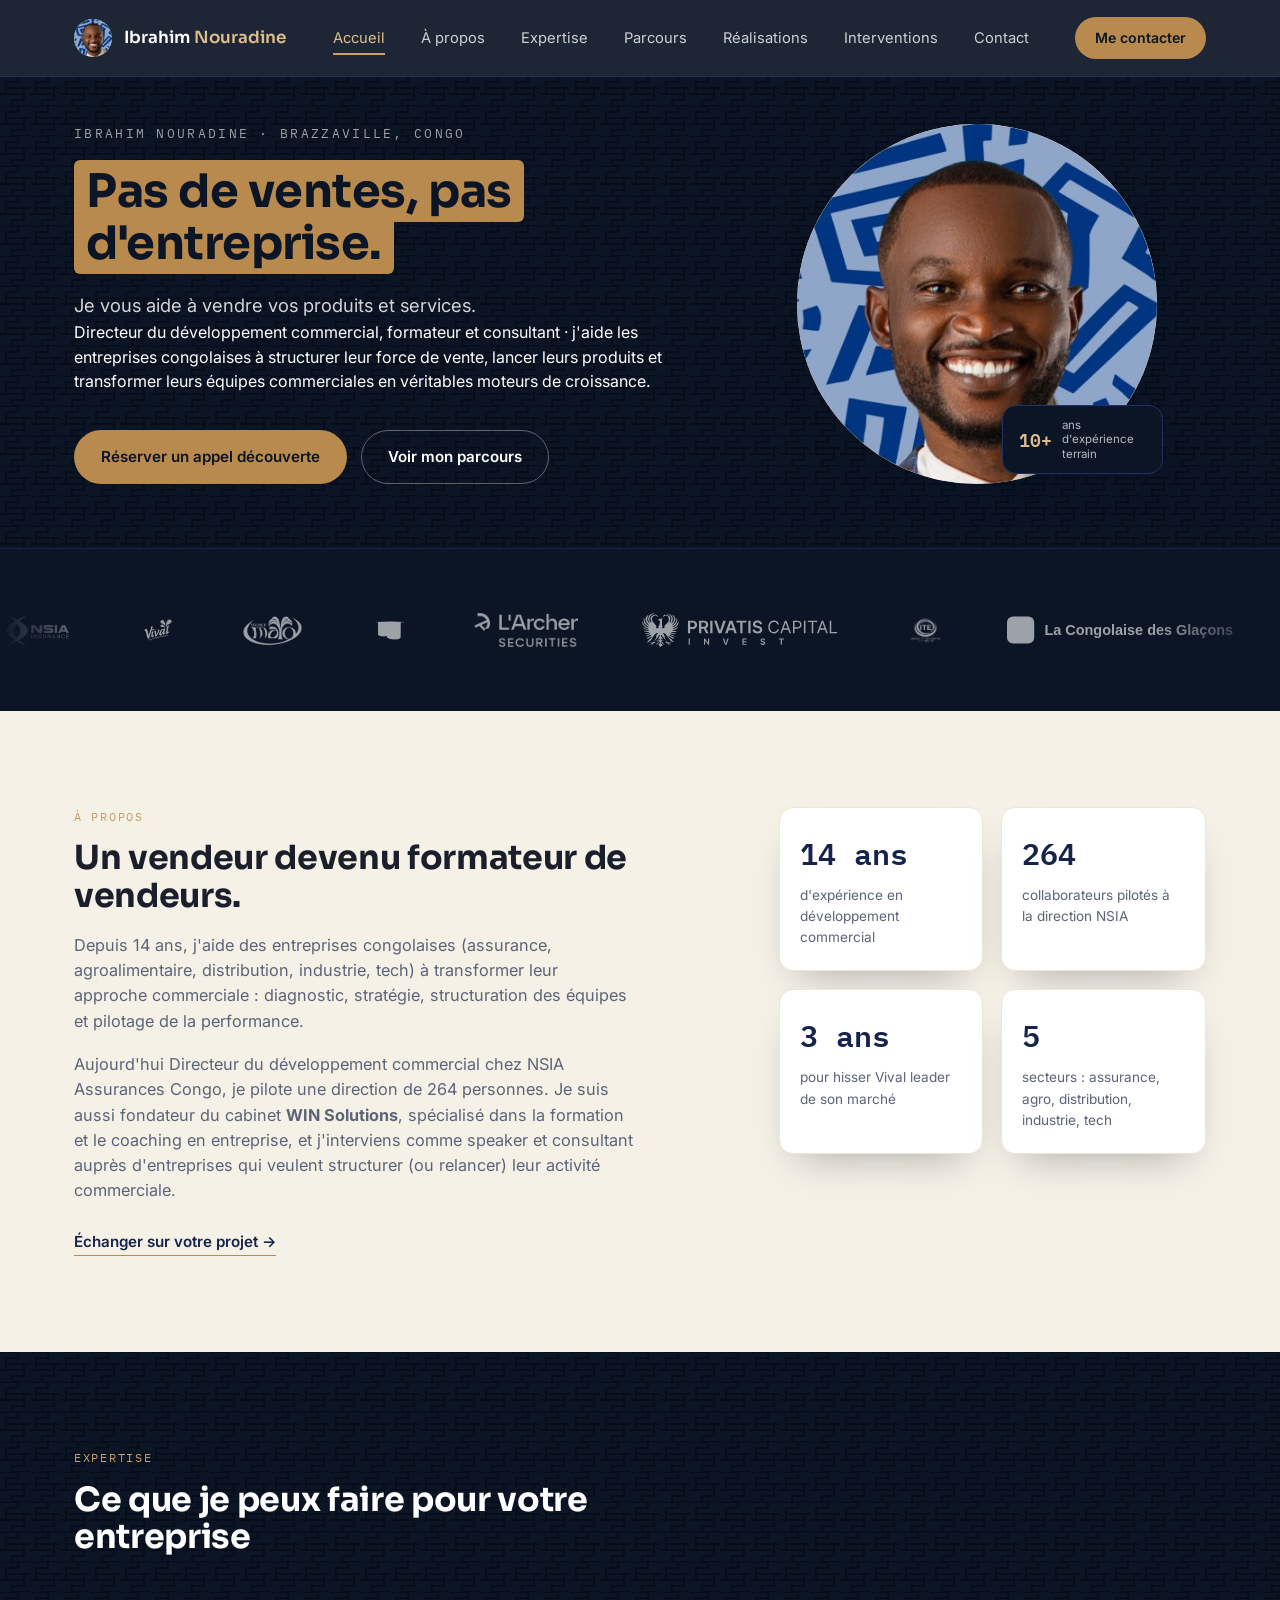
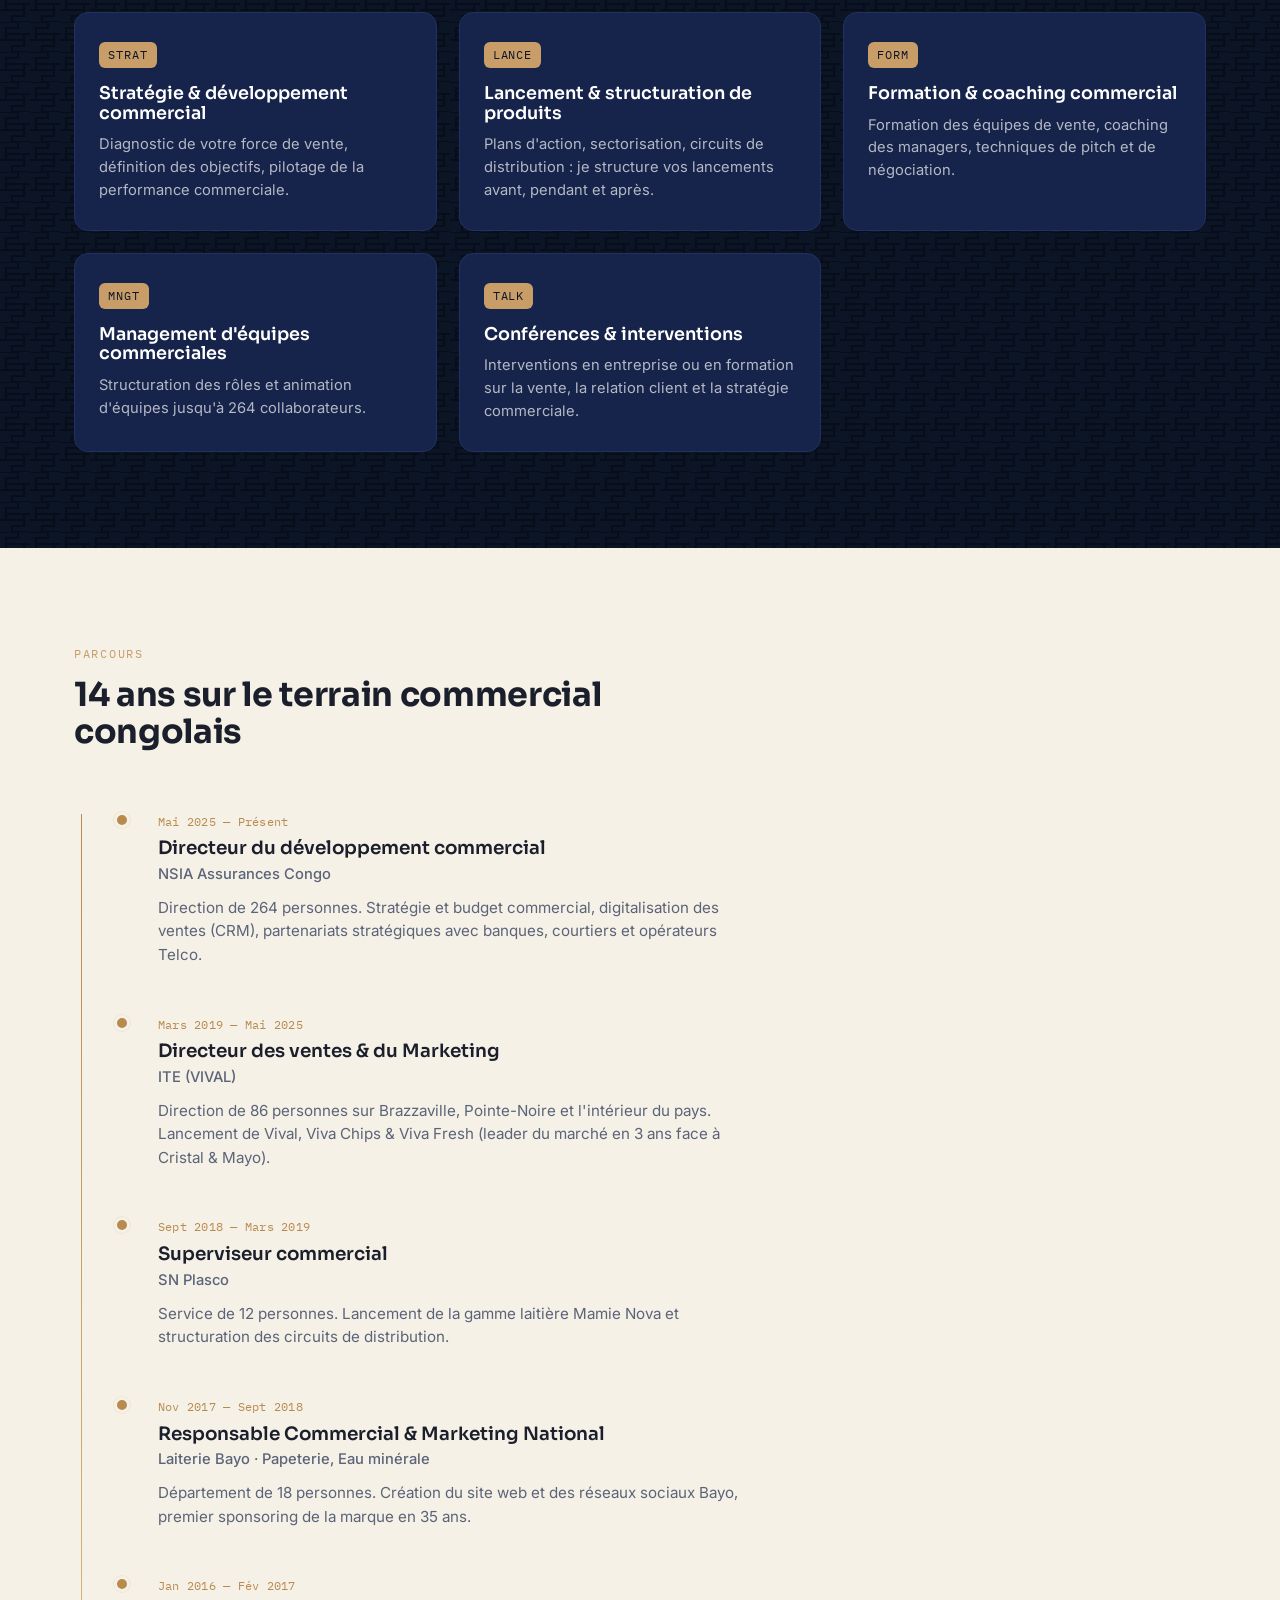
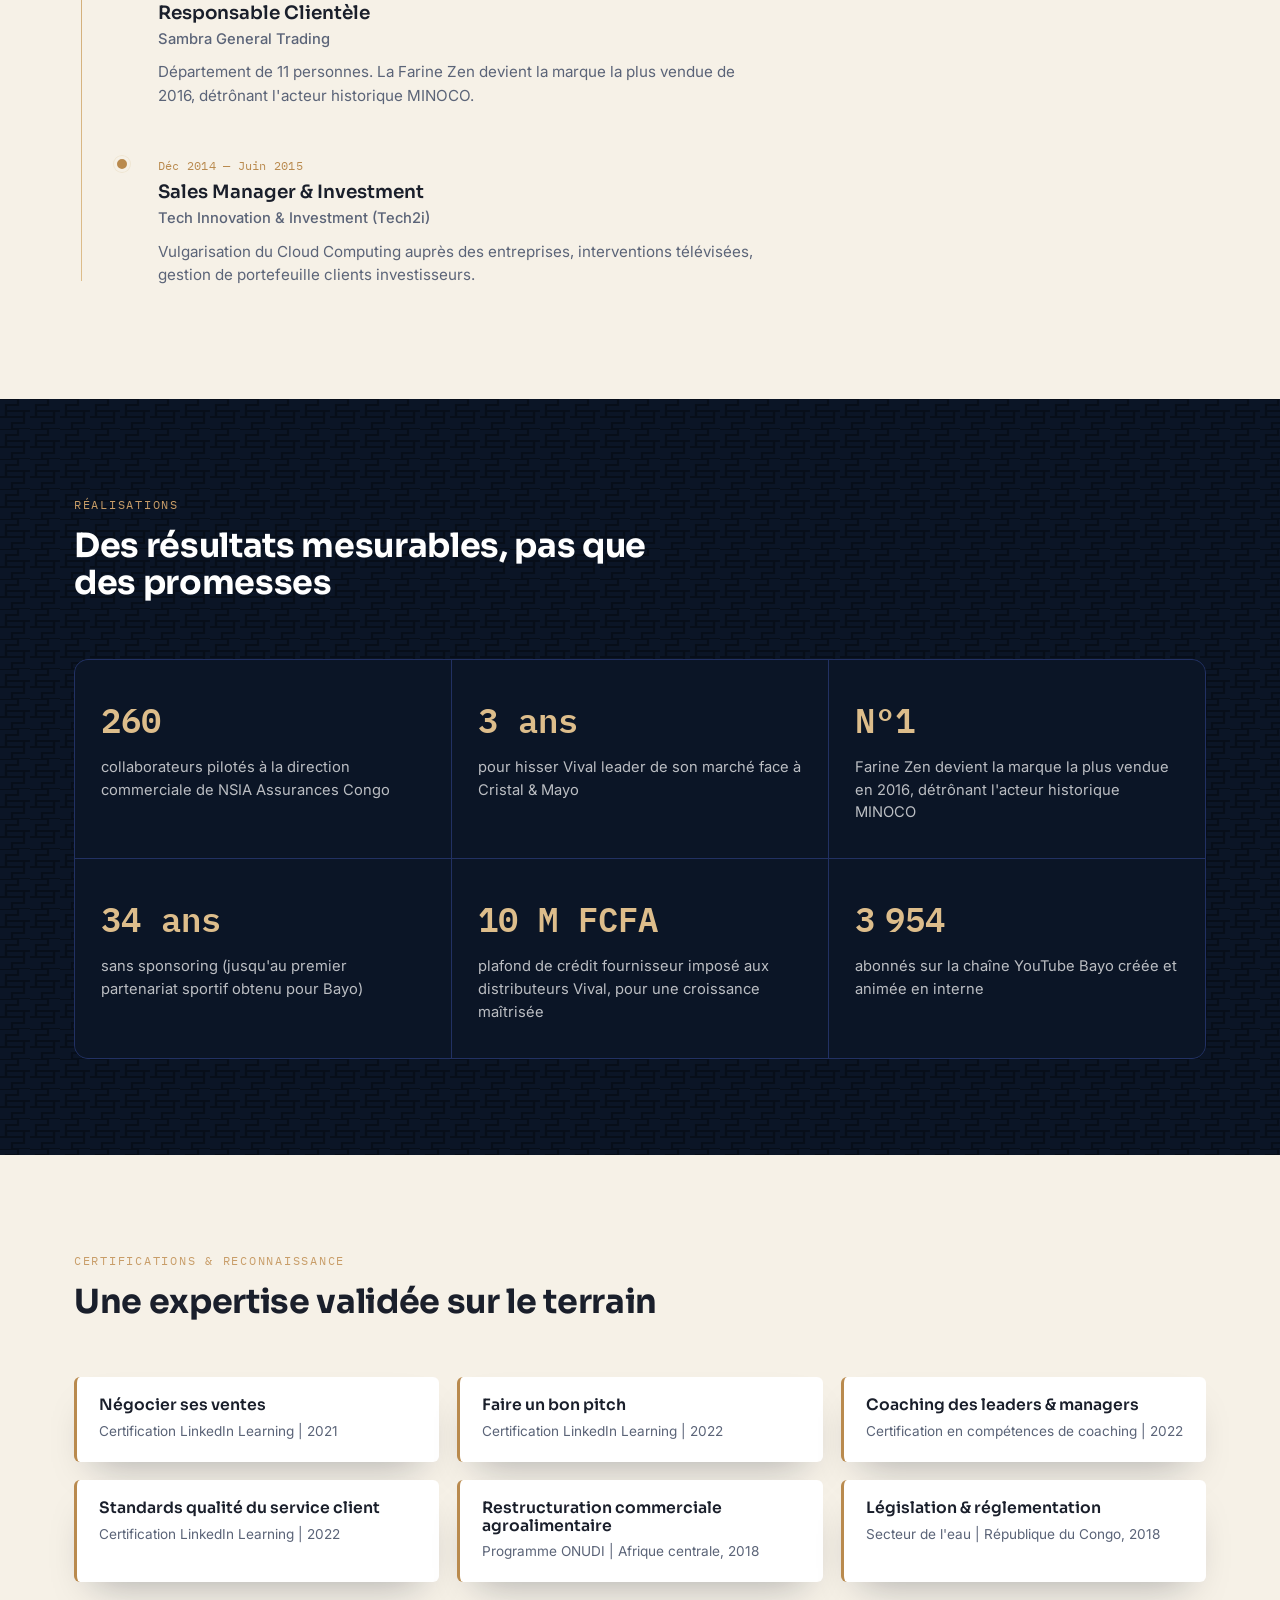
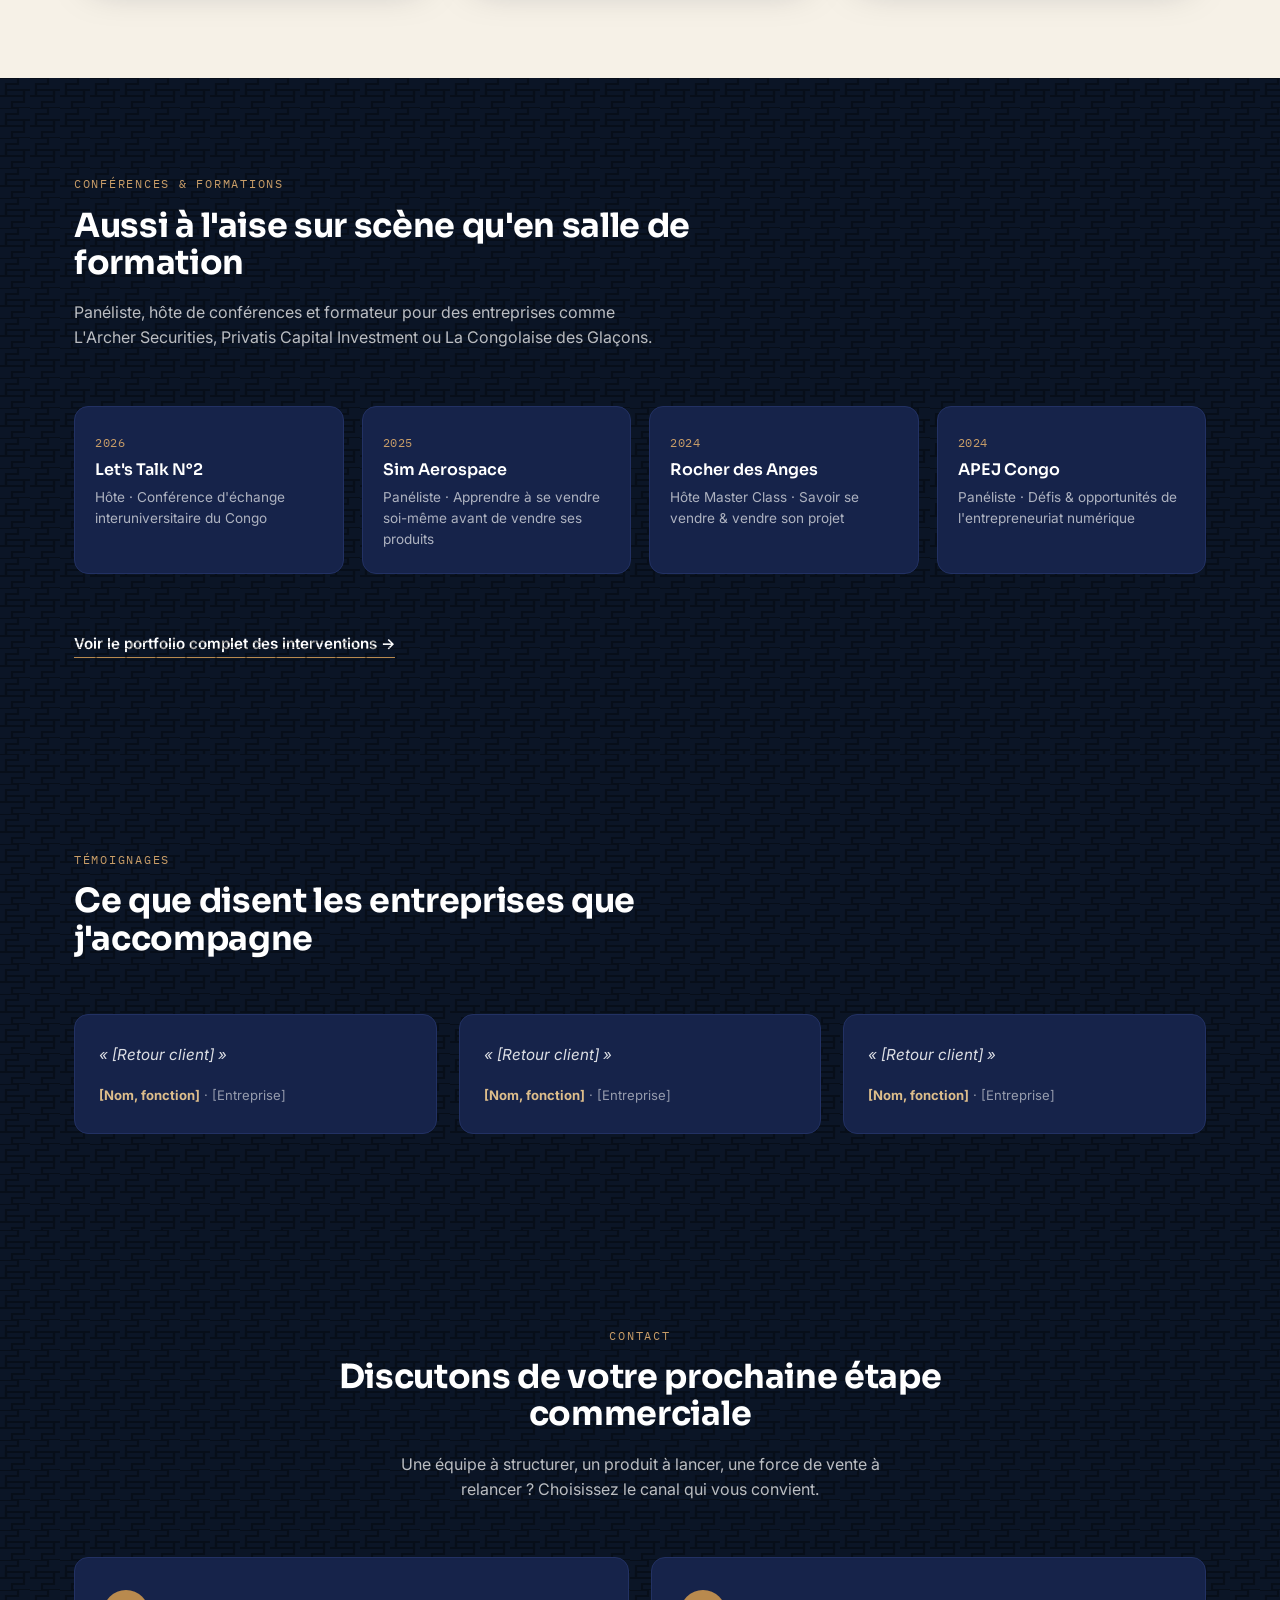
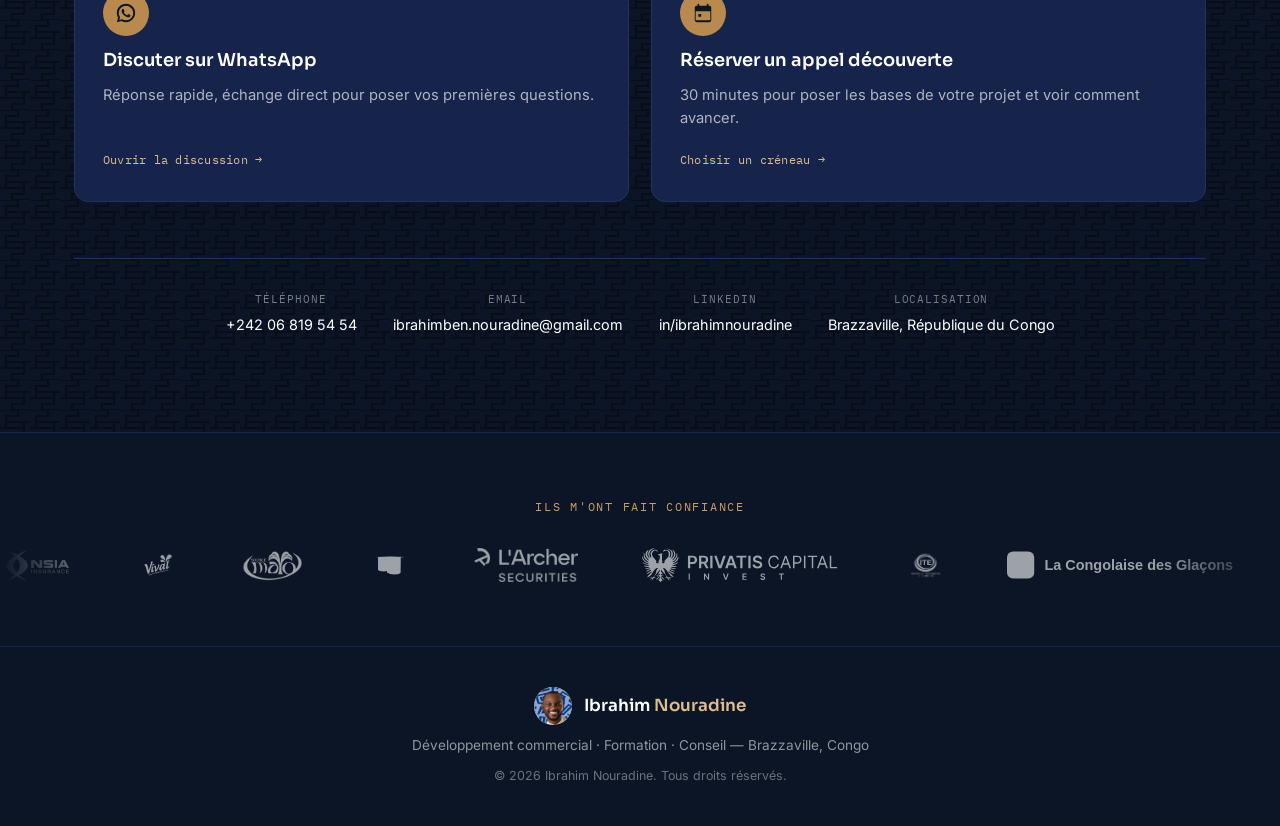
<file: index.html>
<!DOCTYPE html>
<html lang="fr">
<head>
  <meta charset="UTF-8" />
  <meta name="viewport" content="width=device-width, initial-scale=1.0" />
  <link rel="icon" type="image/jpeg" href="assets/img/ibrahim-photo.jpg" />
  <link rel="apple-touch-icon" href="assets/img/ibrahim-photo.jpg" />
  <title>Ibrahim Nouradine | Développement commercial, formation & conseil en vente</title>
  <meta name="description" content="Directeur du développement commercial, formateur et consultant à Brazzaville. J'aide les entreprises congolaises à structurer leur force de vente, lancer leurs produits et développer leur chiffre d'affaires." />

  <!-- Open Graph -->
  <meta property="og:title" content="Ibrahim Nouradine — Pas de ventes, pas d'entreprise." />
  <meta property="og:description" content="Je vous aide à vendre vos produits et services : stratégie commerciale, formation des équipes, lancement de produits." />
  <meta property="og:type" content="website" />
  <meta property="og:image" content="assets/img/ibrahim-photo.jpg" />
  <meta name="theme-color" content="#0b1526" />

  <link rel="preconnect" href="https://fonts.googleapis.com" />
  <link rel="preconnect" href="https://fonts.gstatic.com" crossorigin />
  <link href="https://fonts.googleapis.com/css2?family=Sora:wght@400;500;600;700&family=Inter:wght@400;500;600&family=IBM+Plex+Mono:wght@500;600&display=swap" rel="stylesheet" />

  <link rel="stylesheet" href="css/style.css" />
</head>
<body>

  <!-- ==========================================================================
       HEADER
       ========================================================================== -->
  <header class="site-header">
    <div class="container">
      <a href="#hero" class="brand">
        <span class="brand-mark"><img src="assets/img/ibrahim-photo.jpg" alt="Ibrahim Nouradine" /></span>
        <span class="brand-name">Ibrahim <span>Nouradine</span></span>
      </a>

      <nav class="main-nav" aria-label="Navigation principale">
        <a href="index.html" class="current-page">Accueil</a>
        <a href="index.html#apropos">À propos</a>
        <a href="index.html#expertise">Expertise</a>
        <a href="index.html#parcours">Parcours</a>
        <a href="index.html#realisations">Réalisations</a>
        <a href="interventions.html">Interventions</a>
        <a href="#contact">Contact</a>
      </nav>

      <a href="#contact" class="header-cta">Me contacter</a>

      <button class="nav-toggle" id="navToggle" aria-label="Ouvrir le menu" aria-expanded="false">
        <span></span><span></span><span></span>
      </button>
    </div>

    <nav class="mobile-nav" id="mobileNav" aria-label="Navigation mobile">
      <a href="#hero">Accueil</a>
      <a href="#apropos">À propos</a>
      <a href="#expertise">Expertise</a>
      <a href="#parcours">Parcours</a>
      <a href="#realisations">Réalisations</a>
      <a href="interventions.html">Interventions</a>
      <a href="#contact" class="mobile-cta">Me contacter</a>
    </nav>
  </header>

  <!-- ==========================================================================
       HERO
       ========================================================================== -->
  <section class="hero" id="hero">
    <div class="pattern-overlay" aria-hidden="true"></div>

    <div class="container">
      <div class="hero-content">
        <p class="hero-eyebrow">Ibrahim Nouradine · Brazzaville, Congo</p>

        <h1 class="hero-headline">
          <mark>Pas de ventes, pas d'entreprise.</mark>
        </h1>
        <p class="hero-subline">
          Je vous aide à vendre vos produits et services.
        </p>
        <p class="hero-desc">
          Directeur du développement commercial, formateur et consultant · j'aide les entreprises
          congolaises à structurer leur force de vente, lancer leurs produits et transformer
          leurs équipes commerciales en véritables moteurs de croissance.
        </p>

        <div class="hero-actions">
          <a href="#contact" class="btn btn-primary">Réserver un appel découverte</a>
          <a href="#parcours" class="btn btn-ghost">Voir mon parcours</a>
        </div>
      </div>

      <div class="hero-portrait">
        <div class="portrait-frame">
          <img src="assets/img/ibrahim-photo.jpg" alt="Portrait d'Ibrahim Nouradine" />
        </div>
        <div class="portrait-badge">
          <span class="num">10+</span>
          <span class="label">ans d'expérience terrain</span>
        </div>
      </div>
    </div>
  </section>

  <!-- ==========================================================================
       ILS M'ONT FAIT CONFIANCE — bannière défilante avant le footer
       ========================================================================== -->
  <section class="trust-band" id="confiance">
    <div class="marquee marquee-lg">
      <div class="marquee-track">
        <span class="marquee-item"><img src="assets/img/logos/logo-nsia.png" alt="NSIA Assurances Congo" /></span>
        <span class="marquee-item"><img src="assets/img/logos/vival.png" alt="ITE · Vival" /></span>
        <span class="marquee-item"><img src="assets/img/logos/sn-plasco.png" alt="SN Plasco" /></span>
        <span class="marquee-item"><img src="assets/img/logos/groupe-bayo.png" alt="Groupe Bayo" /></span>
        <span class="marquee-item"><img src="assets/img/logos/LArcher-Securities.png" alt="L'Archer Securities" /></span>
        <span class="marquee-item"><img src="assets/img/logos/privatis-capital.svg" alt="Privatis Capital Investment" /></span>
        <span class="marquee-item"><img src="assets/img/logos/ite.png" alt="ITE · Vival" /></span>
        <span class="marquee-item"><img src="assets/img/logos/congolaise-glacons.svg" alt="La Congolaise des Glaçons" /></span>
        <span class="marquee-item" aria-hidden="true"><img src="assets/img/logos/logo-nsia.png" alt="" /></span>
        <span class="marquee-item" aria-hidden="true"><img src="assets/img/logos/vival.png" alt="" /></span>
        <span class="marquee-item" aria-hidden="true"><img src="assets/img/logos/sn-plasco.png" alt="" /></span>
        <span class="marquee-item" aria-hidden="true"><img src="assets/img/logos/groupe-bayo.png" alt="" /></span>
        <span class="marquee-item" aria-hidden="true"><img src="assets/img/logos/LArcher-Securities.png" alt="" /></span>
        <span class="marquee-item" aria-hidden="true"><img src="assets/img/logos/privatis-capital.svg" alt="" /></span>
        <span class="marquee-item" aria-hidden="true"><img src="assets/img/logos/ite.png" alt="" /></span>
        <span class="marquee-item" aria-hidden="true"><img src="assets/img/logos/congolaise-glacons.svg" alt="" /></span>
      </div>
    </div>
  </section>

  <!-- ==========================================================================
       À PROPOS
       ========================================================================== -->
  <section class="about" id="apropos">
    <div class="container about-grid">
      <div class="about-text" data-reveal>
        <p class="eyebrow">À propos</p>
        <h2 class="section-title">Un vendeur devenu formateur de vendeurs.</h2>
        <p class="about-p">
          Depuis 14 ans, j'aide des entreprises congolaises (assurance, agroalimentaire,
          distribution, industrie, tech) à transformer leur approche commerciale : diagnostic,
          stratégie, structuration des équipes et pilotage de la performance.
        </p>
        <p class="about-p">
          Aujourd'hui Directeur du développement commercial chez NSIA Assurances Congo, je pilote
          une direction de 264 personnes. Je suis aussi fondateur du cabinet
          <strong>WIN Solutions</strong>, spécialisé dans la formation et le coaching en
          entreprise, et j'interviens comme speaker et consultant auprès d'entreprises qui
          veulent structurer (ou relancer) leur activité commerciale.
        </p>
        <a href="#contact" class="link-arrow">Échanger sur votre projet →</a>
      </div>

      <div class="stat-grid">
        <div class="stat-chip" data-reveal>
          <span class="stat-num">14 ans</span>
          <span class="stat-label">d'expérience en développement commercial</span>
        </div>
        <div class="stat-chip" data-reveal>
          <span class="stat-num">264</span>
          <span class="stat-label">collaborateurs pilotés à la direction NSIA</span>
        </div>
        <div class="stat-chip" data-reveal>
          <span class="stat-num">3 ans</span>
          <span class="stat-label">pour hisser Vival leader de son marché</span>
        </div>
        <div class="stat-chip" data-reveal>
          <span class="stat-num">5</span>
          <span class="stat-label">secteurs : assurance, agro, distribution, industrie, tech</span>
        </div>
      </div>
    </div>
  </section>

  <!-- ==========================================================================
       EXPERTISE
       ========================================================================== -->
  <section class="expertise" id="expertise">
    <div class="pattern-overlay" aria-hidden="true"></div>
    <div class="container">
      <div class="section-head" data-reveal>
        <p class="eyebrow">Expertise</p>
        <h2 class="section-title light">Ce que je peux faire pour votre entreprise</h2>
      </div>

      <div class="expertise-grid">
        <article class="expertise-card" data-reveal>
          <span class="expertise-tag">STRAT</span>
          <h3>Stratégie & développement commercial</h3>
          <p>Diagnostic de votre force de vente, définition des objectifs, pilotage de la performance commerciale.</p>
        </article>
        <article class="expertise-card" data-reveal>
          <span class="expertise-tag">LANCE</span>
          <h3>Lancement & structuration de produits</h3>
          <p>Plans d'action, sectorisation, circuits de distribution : je structure vos lancements avant, pendant et après.</p>
        </article>
        <article class="expertise-card" data-reveal>
          <span class="expertise-tag">FORM</span>
          <h3>Formation & coaching commercial</h3>
          <p>Formation des équipes de vente, coaching des managers, techniques de pitch et de négociation.</p>
        </article>
        <article class="expertise-card" data-reveal>
          <span class="expertise-tag">MNGT</span>
          <h3>Management d'équipes commerciales</h3>
          <p>Structuration des rôles et animation d'équipes jusqu'à 264 collaborateurs.</p>
        </article>
        <article class="expertise-card" data-reveal>
          <span class="expertise-tag">TALK</span>
          <h3>Conférences & interventions</h3>
          <p>Interventions en entreprise ou en formation sur la vente, la relation client et la stratégie commerciale.</p>
        </article>
      </div>
    </div>
  </section>

  <!-- ==========================================================================
       PARCOURS
       ========================================================================== -->
  <section class="parcours" id="parcours">
    <div class="container">
      <div class="section-head" data-reveal>
        <p class="eyebrow">Parcours</p>
        <h2 class="section-title">14 ans sur le terrain commercial congolais</h2>
      </div>

      <ol class="timeline">
        <li class="timeline-item" data-reveal>
          <div class="timeline-node"></div>
          <div class="timeline-content">
            <span class="timeline-date">Mai 2025 — Présent</span>
            <h3>Directeur du développement commercial</h3>
            <p class="timeline-org">NSIA Assurances Congo</p>
            <p>Direction de 264 personnes. Stratégie et budget commercial, digitalisation des ventes (CRM), partenariats stratégiques avec banques, courtiers et opérateurs Telco.</p>
          </div>
        </li>
        <li class="timeline-item" data-reveal>
          <div class="timeline-node"></div>
          <div class="timeline-content">
            <span class="timeline-date">Mars 2019 — Mai 2025</span>
            <h3>Directeur des ventes & du Marketing</h3>
            <p class="timeline-org">ITE (VIVAL)</p>
            <p>Direction de 86 personnes sur Brazzaville, Pointe-Noire et l'intérieur du pays. Lancement de Vival, Viva Chips & Viva Fresh (leader du marché en 3 ans face à Cristal & Mayo).</p>
          </div>
        </li>
        <li class="timeline-item" data-reveal>
          <div class="timeline-node"></div>
          <div class="timeline-content">
            <span class="timeline-date">Sept 2018 — Mars 2019</span>
            <h3>Superviseur commercial</h3>
            <p class="timeline-org">SN Plasco</p>
            <p>Service de 12 personnes. Lancement de la gamme laitière Mamie Nova et structuration des circuits de distribution.</p>
          </div>
        </li>
        <li class="timeline-item" data-reveal>
          <div class="timeline-node"></div>
          <div class="timeline-content">
            <span class="timeline-date">Nov 2017 — Sept 2018</span>
            <h3>Responsable Commercial & Marketing National</h3>
            <p class="timeline-org">Laiterie Bayo · Papeterie, Eau minérale</p>
            <p>Département de 18 personnes. Création du site web et des réseaux sociaux Bayo, premier sponsoring de la marque en 35 ans.</p>
          </div>
        </li>
        <li class="timeline-item" data-reveal>
          <div class="timeline-node"></div>
          <div class="timeline-content">
            <span class="timeline-date">Jan 2016 — Fév 2017</span>
            <h3>Responsable Clientèle</h3>
            <p class="timeline-org">Sambra General Trading</p>
            <p>Département de 11 personnes. La Farine Zen devient la marque la plus vendue de 2016, détrônant l'acteur historique MINOCO.</p>
          </div>
        </li>
        <li class="timeline-item" data-reveal>
          <div class="timeline-node"></div>
          <div class="timeline-content">
            <span class="timeline-date">Déc 2014 — Juin 2015</span>
            <h3>Sales Manager & Investment</h3>
            <p class="timeline-org">Tech Innovation & Investment (Tech2i)</p>
            <p>Vulgarisation du Cloud Computing auprès des entreprises, interventions télévisées, gestion de portefeuille clients investisseurs.</p>
          </div>
        </li>
      </ol>
    </div>
  </section>

  <!-- ==========================================================================
       RÉALISATIONS
       ========================================================================== -->
  <section class="realisations" id="realisations">
    <div class="pattern-overlay" aria-hidden="true"></div>
    <div class="container">
      <div class="section-head" data-reveal>
        <p class="eyebrow">Réalisations</p>
        <h2 class="section-title light">Des résultats mesurables, pas que des promesses</h2>
      </div>

      <div class="results-grid">
        <div class="result-card" data-reveal>
          <span class="result-num">264</span>
          <p>collaborateurs pilotés à la direction commerciale de NSIA Assurances Congo</p>
        </div>
        <div class="result-card" data-reveal>
          <span class="result-num">3 ans</span>
          <p>pour hisser Vival leader de son marché face à Cristal & Mayo</p>
        </div>
        <div class="result-card" data-reveal>
          <span class="result-num">N°1</span>
          <p>Farine Zen devient la marque la plus vendue en 2016, détrônant l'acteur historique MINOCO</p>
        </div>
        <div class="result-card" data-reveal>
          <span class="result-num">35 ans</span>
          <p>sans sponsoring (jusqu'au premier partenariat sportif obtenu pour Bayo)</p>
        </div>
        <div class="result-card" data-reveal>
          <span class="result-num">10 M FCFA</span>
          <p>plafond de crédit fournisseur imposé aux distributeurs Vival, pour une croissance maîtrisée</p>
        </div>
        <div class="result-card" data-reveal>
          <span class="result-num">4 018</span>
          <p>abonnés sur la chaîne YouTube Bayo créée et animée en interne</p>
        </div>
      </div>
    </div>
  </section>

  <!-- ==========================================================================
       CERTIFICATIONS
       ========================================================================== -->
  <section class="certifications" id="certifications">
    <div class="container">
      <div class="section-head" data-reveal>
        <p class="eyebrow">Certifications & reconnaissance</p>
        <h2 class="section-title">Une expertise validée sur le terrain</h2>
      </div>

      <div class="badge-grid">
        <div class="badge-card" data-reveal>
          <h3>Négocier ses ventes</h3>
          <p>Certification LinkedIn Learning | 2021</p>
        </div>
        <div class="badge-card" data-reveal>
          <h3>Faire un bon pitch</h3>
          <p>Certification LinkedIn Learning | 2022</p>
        </div>
        <div class="badge-card" data-reveal>
          <h3>Coaching des leaders & managers</h3>
          <p>Certification en compétences de coaching | 2022</p>
        </div>
        <div class="badge-card" data-reveal>
          <h3>Standards qualité du service client</h3>
          <p>Certification LinkedIn Learning | 2022</p>
        </div>
        <div class="badge-card" data-reveal>
          <h3>Restructuration commerciale agroalimentaire</h3>
          <p>Programme ONUDI | Afrique centrale, 2018</p>
        </div>
        <div class="badge-card" data-reveal>
          <h3>Législation & réglementation</h3>
          <p>Secteur de l'eau | République du Congo, 2018</p>
        </div>
      </div>
    </div>
  </section>


  <!-- ==========================================================================
       CONFÉRENCES & FORMATIONS (teaser · portfolio complet sur interventions.html)
       ========================================================================== -->
  <section class="interventions-teaser" id="interventions">
    <div class="pattern-overlay" aria-hidden="true"></div>
    <div class="container">
      <div class="section-head" data-reveal>
        <p class="eyebrow">Conférences & Formations</p>
        <h2 class="section-title light">Aussi à l'aise sur scène qu'en salle de formation</h2>
        <p class="teaser-lead">
          Panéliste, hôte de conférences et formateur pour des entreprises comme
          L'Archer Securities, Privatis Capital Investment ou La Congolaise des Glaçons.
        </p>
      </div>

      <div class="teaser-grid">
        <div class="teaser-card" data-reveal>
          <span class="teaser-year">2026</span>
          <h3>Let's Talk N°2</h3>
          <p>Hôte · Conférence d'échange interuniversitaire du Congo</p>
        </div>
        <div class="teaser-card" data-reveal>
          <span class="teaser-year">2025</span>
          <h3>Sim Aerospace</h3>
          <p>Panéliste · Apprendre à se vendre soi-même avant de vendre ses produits</p>
        </div>
        <div class="teaser-card" data-reveal>
          <span class="teaser-year">2024</span>
          <h3>Rocher des Anges</h3>
          <p>Hôte Master Class · Savoir se vendre & vendre son projet</p>
        </div>
        <div class="teaser-card" data-reveal>
          <span class="teaser-year">2024</span>
          <h3>APEJ Congo</h3>
          <p>Panéliste · Défis & opportunités de l'entrepreneuriat numérique</p>
        </div>
      </div>

      <a href="interventions.html" class="link-arrow light">Voir le portfolio complet des interventions →</a>
    </div>
  </section>

  <!-- ==========================================================================
       TÉMOIGNAGES
       ========================================================================== -->
  <section class="temoignages" id="temoignages">
    <div class="pattern-overlay" aria-hidden="true"></div>
    <div class="container">
      <div class="section-head" data-reveal>
        <p class="eyebrow">Témoignages</p>
        <h2 class="section-title light">Ce que disent les entreprises que j'accompagne</h2>
      </div>

      <div class="quote-grid">
        <blockquote class="quote-card" data-reveal>
          <p>« [Retour client] »</p>
          <footer><strong>[Nom, fonction]</strong> · [Entreprise]</footer>
        </blockquote>
        <blockquote class="quote-card" data-reveal>
          <p>« [Retour client] »</p>
          <footer><strong>[Nom, fonction]</strong> · [Entreprise]</footer>
        </blockquote>
        <blockquote class="quote-card" data-reveal>
          <p>« [Retour client] »</p>
          <footer><strong>[Nom, fonction]</strong> · [Entreprise]</footer>
        </blockquote>
      </div>
    </div>
  </section>

  <!-- ==========================================================================
       CONTACT
       ========================================================================== -->
  <section class="contact" id="contact">
    <div class="pattern-overlay" aria-hidden="true"></div>
    <div class="container">
      <div class="section-head center" data-reveal>
        <p class="eyebrow">Contact</p>
        <h2 class="section-title light">Discutons de votre prochaine étape commerciale</h2>
        <p class="contact-lead">
          Une équipe à structurer, un produit à lancer, une force de vente à relancer ?
          Choisissez le canal qui vous convient.
        </p>
      </div>

      <div class="cta-grid" data-reveal>
        <a
          class="cta-card"
          href="https://wa.me/242068195454?text=Bonjour%20Ibrahim%2C%20je%20souhaite%20échanger%20sur%20un%20projet."
          target="_blank"
          rel="noopener"
        >
          <span class="cta-icon" aria-hidden="true">
            <svg viewBox="0 0 24 24" fill="currentColor"><path d="M12 2C6.48 2 2 6.48 2 12c0 1.85.5 3.58 1.36 5.07L2 22l5.1-1.34A9.94 9.94 0 0 0 12 22c5.52 0 10-4.48 10-10S17.52 2 12 2Zm0 18a7.9 7.9 0 0 1-4.03-1.1l-.29-.17-3 .79.8-2.92-.19-.3A7.93 7.93 0 1 1 12 20Zm4.36-5.96c-.24-.12-1.42-.7-1.64-.78-.22-.08-.38-.12-.54.12-.16.24-.62.78-.76.94-.14.16-.28.18-.52.06-.24-.12-1-.37-1.9-1.17-.7-.62-1.18-1.39-1.32-1.63-.14-.24-.01-.37.1-.49.11-.11.24-.28.36-.42.12-.14.16-.24.24-.4.08-.16.04-.3-.02-.42-.06-.12-.54-1.31-.74-1.8-.2-.47-.4-.4-.54-.41-.14-.01-.3-.01-.46-.01-.16 0-.42.06-.64.3-.22.24-.84.82-.84 2s.86 2.32.98 2.48c.12.16 1.7 2.6 4.12 3.64.58.25 1.03.4 1.38.51.58.18 1.1.16 1.52.1.46-.07 1.42-.58 1.62-1.14.2-.56.2-1.04.14-1.14-.06-.1-.22-.16-.46-.28Z"/></svg>
          </span>
          <h3>Discuter sur WhatsApp</h3>
          <p>Réponse rapide, échange direct pour poser vos premières questions.</p>
          <span class="cta-arrow">Ouvrir la discussion →</span>
        </a>

        <!-- TODO: remplacer par le vrai lien Calendly (ex: https://calendly.com/ibrahim-nouradine/decouverte) -->
        <a
          class="cta-card"
          href="https://calendly.com/VOTRE-LIEN-ICI/decouverte"
          target="_blank"
          rel="noopener"
        >
          <span class="cta-icon" aria-hidden="true">
            <svg viewBox="0 0 24 24" fill="currentColor"><path d="M7 2a1 1 0 0 1 1 1v1h8V3a1 1 0 1 1 2 0v1h1a2 2 0 0 1 2 2v14a2 2 0 0 1-2 2H5a2 2 0 0 1-2-2V6a2 2 0 0 1 2-2h1V3a1 1 0 0 1 1-1Zm13 8H4v10h16V10ZM7 13h3v3H7v-3Z"/></svg>
          </span>
          <h3>Réserver un appel découverte</h3>
          <p>30 minutes pour poser les bases de votre projet et voir comment avancer.</p>
          <span class="cta-arrow">Choisir un créneau →</span>
        </a>
      </div>

      <ul class="contact-details" data-reveal>
        <li><span>Téléphone</span><a href="tel:+242068195454">+242 06 819 54 54</a></li>
        <li><span>Email</span><a href="mailto:ibrahimben.nouradine@gmail.com">ibrahimben.nouradine@gmail.com</a></li>
        <li><span>LinkedIn</span><a href="https://www.linkedin.com/in/ibrahimnouradine--985b7945" target="_blank" rel="noopener">in/ibrahimnouradine</a></li>
        <li><span>Localisation</span><span>Brazzaville, République du Congo</span></li>
      </ul>
    </div>
  </section>

  <!-- ==========================================================================
       ILS M'ONT FAIT CONFIANCE — bannière défilante avant le footer
       ========================================================================== -->
  <section class="trust-band" id="confiance">
    <div class="container">
      <p class="eyebrow trust-band-eyebrow">Ils m'ont fait confiance</p>
    </div>
    <div class="marquee marquee-lg">
      <div class="marquee-track">
        <span class="marquee-item"><img src="assets/img/logos/logo-nsia.png" alt="NSIA Assurances Congo" /></span>
        <span class="marquee-item"><img src="assets/img/logos/vival.png" alt="ITE · Vival" /></span>
        <span class="marquee-item"><img src="assets/img/logos/sn-plasco.png" alt="SN Plasco" /></span>
        <span class="marquee-item"><img src="assets/img/logos/groupe-bayo.png" alt="Groupe Bayo" /></span>
        <span class="marquee-item"><img src="assets/img/logos/LArcher-Securities.png" alt="L'Archer Securities" /></span>
        <span class="marquee-item"><img src="assets/img/logos/privatis-capital.svg" alt="Privatis Capital Investment" /></span>
        <span class="marquee-item"><img src="assets/img/logos/ite.png" alt="ITE · Vival" /></span>
        <span class="marquee-item"><img src="assets/img/logos/congolaise-glacons.svg" alt="La Congolaise des Glaçons" /></span>
        <span class="marquee-item" aria-hidden="true"><img src="assets/img/logos/logo-nsia.png" alt="" /></span>
        <span class="marquee-item" aria-hidden="true"><img src="assets/img/logos/vival.png" alt="" /></span>
        <span class="marquee-item" aria-hidden="true"><img src="assets/img/logos/sn-plasco.png" alt="" /></span>
        <span class="marquee-item" aria-hidden="true"><img src="assets/img/logos/groupe-bayo.png" alt="" /></span>
        <span class="marquee-item" aria-hidden="true"><img src="assets/img/logos/LArcher-Securities.png" alt="" /></span>
        <span class="marquee-item" aria-hidden="true"><img src="assets/img/logos/privatis-capital.svg" alt="" /></span>
        <span class="marquee-item" aria-hidden="true"><img src="assets/img/logos/ite.png" alt="" /></span>
        <span class="marquee-item" aria-hidden="true"><img src="assets/img/logos/congolaise-glacons.svg" alt="" /></span>
      </div>
    </div>
  </section>

  <footer class="site-footer">
    <div class="container footer-grid">
      <div class="brand">
        <span class="brand-mark"><img src="assets/img/ibrahim-photo.jpg" alt="Ibrahim Nouradine" /></span>
        <span class="brand-name">Ibrahim <span>Nouradine</span></span>
      </div>
      <p class="footer-tagline">Développement commercial · Formation · Conseil — Brazzaville, Congo</p>
      <p class="footer-copy">© <span id="year"></span> Ibrahim Nouradine. Tous droits réservés.</p>
    </div>
  </footer>

  <script src="js/main.js"></script>
</body>
</html>
</file>
<file: css/style.css>
/* ==========================================================================
   IBRAHIM NOURADINE — Site vitrine
   Design tokens dérivés de l'identité LinkedIn (bannière + photo de profil)
   ========================================================================== */

:root {
  /* Couleurs — palette "navy & ochre" issue de la charte existante */
  --navy-950: #0b1526;   /* fond principal des sections sombres */
  --navy-800: #16234a;   /* panneaux / cartes sur fond sombre */
  --navy-700: #223163;   /* bordures, hover sur fond sombre */
  --navy-600: #34437c;   /* motif géométrique (basse opacité) */

  --gold-500: #b98a4e;   /* accent principal — CTA, surlignage */
  --gold-400: #c89d68;
  --gold-300: #ddbd8b;   /* accent clair — hover, liseré */

  --sand-50:  #f6f1e7;   /* fond des sections claires */
  --sand-100: #efe6d3;

  --blue-200: #b7cbe8;   /* bleu pâle — écho de la photo de profil */

  --ink-900:  #1a1f2b;   /* texte sur fond clair */
  --ink-600:  #5b6478;   /* texte atténué sur fond clair */
  --white:    #ffffff;

  /* Typographie */
  --font-display: "Sora", "Segoe UI", sans-serif;
  --font-body: "Inter", "Segoe UI", sans-serif;
  --font-mono: "IBM Plex Mono", "Courier New", monospace;

  /* Échelle */
  --container-w: 1180px;
  --radius-sm: 6px;
  --radius-md: 14px;
  --radius-full: 999px;

  --shadow-card: 0 20px 40px -20px rgba(11, 21, 38, 0.35);
}

/* ---------- Reset ---------- */
*, *::before, *::after { box-sizing: border-box; }
html { scroll-behavior: smooth; scroll-padding-top: 88px; }
html, body { max-width: 100%; overflow-x: hidden; }
body {
  margin: 0;
  padding-top: 76px;
  font-family: var(--font-body);
  color: var(--ink-900);
  background: var(--sand-50);
  line-height: 1.55;
  -webkit-font-smoothing: antialiased;
}
img { max-width: 100%; display: block; }
a { color: inherit; text-decoration: none; }
ul { list-style: none; margin: 0; padding: 0; }
h1, h2, h3, h4 {
  font-family: var(--font-display);
  line-height: 1.12;
  margin: 0;
  color: inherit;
}
p { margin: 0; }
button { font-family: inherit; cursor: pointer; }

:focus-visible {
  outline: 2px solid var(--gold-400);
  outline-offset: 3px;
}

.container {
  width: 100%;
  max-width: var(--container-w);
  margin-inline: auto;
  padding-inline: 24px;
}

.eyebrow {
  font-family: var(--font-mono);
  font-size: 0.78rem;
  letter-spacing: 0.14em;
  text-transform: uppercase;
  color: var(--gold-400);
}

/* Motif géométrique réutilisable (issu de la bannière LinkedIn) */
.pattern-overlay {
  position: absolute;
  inset: 0;
  background-image: url("../assets/img/pattern.svg");
  background-repeat: repeat;
  background-size: 120px 120px;
  color: var(--navy-600);
  opacity: 0.35;
  pointer-events: none;
}

/* ==========================================================================
   HEADER
   ========================================================================== */
.site-header {
  position: fixed;
  top: 0;
  left: 0;
  right: 0;
  width: 100%;
  z-index: 50;
  background: rgba(11, 21, 38, 0.92);
  backdrop-filter: blur(8px);
  border-bottom: 1px solid var(--navy-700);
}

.site-header .container {
  position: relative;
  display: flex;
  align-items: center;
  justify-content: space-between;
  height: 76px;
}

.brand {
  display: flex;
  align-items: center;
  gap: 12px;
  font-family: var(--font-display);
  font-weight: 600;
  font-size: 1.05rem;
  color: var(--white);
}

.brand-mark {
  width: 38px;
  height: 38px;
  border-radius: var(--radius-sm);
  display: grid;
  place-items: center;
  color: var(--navy-950);
  font-family: var(--font-mono);
  font-weight: 700;
  font-size: 0.9rem;
  flex-shrink: 0;
}

.brand-mark img {
  width: 100%;
  height: 100%;
  object-fit: cover;
  display: block;
  border-radius: 50%;
}

.brand-name { white-space: nowrap; }
.brand-name span { color: var(--gold-300); }

.main-nav {
  display: flex;
  align-items: center;
  gap: 36px;
}

.main-nav a {
  position: relative;
  display: inline-block;
  font-size: 0.92rem;
  color: rgba(255, 255, 255, 0.78);
  transition: color 0.2s ease;
}
.main-nav a::after {
  content: "";
  position: absolute;
  left: 0;
  right: 0;
  bottom: -6px;
  height: 2px;
  background: var(--gold-400);
  transform: scaleX(0);
  transform-origin: right;
  transition: transform 0.25s ease;
}
.main-nav a:hover { color: var(--white); }
.main-nav a:hover::after,
.main-nav a.is-active::after,
.main-nav a.current-page::after { transform: scaleX(1); transform-origin: left; }

.header-cta {
  display: inline-flex;
  align-items: center;
  gap: 8px;
  padding: 10px 20px;
  border-radius: var(--radius-full);
  background: var(--gold-500);
  color: var(--navy-950);
  font-weight: 600;
  font-size: 0.88rem;
  transition: background 0.2s ease, transform 0.2s ease;
  white-space: nowrap;
}
.header-cta:hover { background: var(--gold-300); transform: translateY(-1px); }

.nav-toggle {
  display: none;
  background: none;
  border: none;
  padding: 6px;
}
.nav-toggle span {
  display: block;
  width: 24px;
  height: 2px;
  background: var(--white);
  margin: 5px 0;
  transition: transform 0.2s ease, opacity 0.2s ease;
}

/* ==========================================================================
   PAGE-INTRO — bannière d'en-tête pour les pages secondaires
   ========================================================================== */
.page-intro {
  position: relative;
  background: var(--navy-950);
  color: var(--white);
  overflow: hidden;
  padding-block: 64px 72px;
}
.page-intro .container { position: relative; z-index: 2; max-width: 760px; }
.page-intro .hero-headline { font-size: clamp(1.9rem, 3.2vw, 2.8rem); }
.page-intro .hero-desc { margin-top: 18px; max-width: 58ch; }

.intro-stats {
  position: relative;
  z-index: 2;
  margin-top: 40px;
  display: flex;
  flex-wrap: wrap;
  gap: 40px;
  padding-top: 28px;
  border-top: 1px solid var(--navy-700);
}
.intro-stat { display: flex; flex-direction: column; gap: 6px; }
.intro-num {
  font-family: var(--font-mono);
  font-weight: 600;
  font-size: 1.6rem;
  color: var(--gold-300);
}
.intro-label { font-size: 0.82rem; color: rgba(255, 255, 255, 0.6); }

/* ==========================================================================
   HERO
   ========================================================================== */
.hero {
  position: relative;
  background: var(--navy-950);
  color: var(--white);
  overflow: hidden;
  padding-block: 48px 64px;
}

/* Entrée séquencée au chargement */
@keyframes fadeUp {
  from { opacity: 0; transform: translateY(16px); }
  to { opacity: 1; transform: translateY(0); }
}
@keyframes fadeScale {
  from { opacity: 0; transform: scale(0.94); }
  to { opacity: 1; transform: scale(1); }
}
.hero-eyebrow  { animation: fadeUp 0.7s ease both; animation-delay: 0.05s; }
.hero-headline { animation: fadeUp 0.7s ease both; animation-delay: 0.15s; }
.hero-subline  { animation: fadeUp 0.7s ease both; animation-delay: 0.28s; }
.hero-desc     { animation: fadeUp 0.7s ease both; animation-delay: 0.38s; }
.hero-actions  { animation: fadeUp 0.7s ease both; animation-delay: 0.5s; }
.trust-strip   { animation: fadeUp 0.7s ease both; animation-delay: 0.62s; }
.hero-portrait { animation: fadeScale 0.8s ease both; animation-delay: 0.3s; }

.hero .container {
  position: relative;
  z-index: 2;
  display: grid;
  grid-template-columns: 1.15fr 0.85fr;
  gap: 56px;
  align-items: center;
}

.hero-eyebrow {
  font-family: var(--font-mono);
  font-size: 0.8rem;
  letter-spacing: 0.18em;
  text-transform: uppercase;
  color: rgba(255, 255, 255, 0.6);
  margin-bottom: 22px;
}

.hero-headline {
  font-size: clamp(2.1rem, 3.6vw, 3.4rem);
  font-weight: 700;
  letter-spacing: -0.01em;
}

.hero-headline mark {
  background: var(--gold-500);
  color: var(--navy-950);
  padding: 2px 12px;
  border-radius: var(--radius-sm);
  box-decoration-break: clone;
  -webkit-box-decoration-break: clone;
}

.hero-subline {
  margin-top: 22px;
  font-size: 1.15rem;
  color: rgba(255, 255, 255, 0.82);
  max-width: 46ch;
}

.hero-actions {
  margin-top: 36px;
  display: flex;
  flex-wrap: wrap;
  gap: 14px;
}

.btn {
  display: inline-flex;
  align-items: center;
  gap: 10px;
  padding: 14px 26px;
  border-radius: var(--radius-full);
  font-weight: 600;
  font-size: 0.95rem;
  transition: all 0.2s ease;
  border: 1px solid transparent;
}

.btn-primary {
  background: var(--gold-500);
  color: var(--navy-950);
}
.btn-primary:hover { background: var(--gold-300); transform: translateY(-2px); }

.btn-ghost {
  border-color: rgba(255, 255, 255, 0.35);
  color: var(--white);
}
.btn-ghost:hover { border-color: var(--white); background: rgba(255, 255, 255, 0.06); }

/* Bandeau de confiance (clients / entreprises) — bannière défilante */
.trust-strip {
  margin-top: 56px;
}

.trust-label {
  font-family: var(--font-mono);
  font-size: 0.72rem;
  letter-spacing: 0.12em;
  text-transform: uppercase;
  color: rgba(255, 255, 255, 0.5);
  margin-bottom: 18px;
}

.marquee {
  position: relative;
  overflow: hidden;
  padding-top: 14px;
  border-top: 1px solid var(--navy-700);
  -webkit-mask-image: linear-gradient(90deg, transparent, #000 10%, #000 90%, transparent);
  mask-image: linear-gradient(90deg, transparent, #000 10%, #000 90%, transparent);
}

.marquee-track {
  display: flex;
  align-items: center;
  gap: 44px;
  width: max-content;
  animation: marquee-scroll 24s linear infinite;
}

.marquee:hover .marquee-track { animation-play-state: paused; }

.marquee-item {
  display: flex;
  align-items: center;
  white-space: nowrap;
}
.marquee-item img {
  display: block;
  height: 26px;
  width: auto;
  filter: brightness(0) invert(1) opacity(0.6);
  transition: filter 0.25s ease, opacity 0.25s ease;
}
.marquee-item:hover img {
  filter: none;
  opacity: 1;
}

@keyframes marquee-scroll {
  from { transform: translateX(0); }
  to { transform: translateX(-50%); }
}

.hero-portrait {
  position: relative;
  justify-self: center;
}

.portrait-frame {
  position: relative;
  width: min(360px, 80vw);
  aspect-ratio: 1 / 1;
  border-radius: 50%;
  overflow: hidden;
  background: var(--blue-200);
  box-shadow: var(--shadow-card);
}

.portrait-frame::before {
  content: "";
  position: absolute;
  inset: 0;
  background-image: url("../assets/img/pattern.svg");
  background-size: 90px 90px;
  color: var(--navy-700);
  opacity: 0.55;
  mix-blend-mode: multiply;
}

.portrait-frame img {
  position: absolute;
  inset: 0;
  width: 100%;
  height: 100%;
  object-fit: cover;
}

.portrait-badge {
  position: absolute;
  bottom: 10px;
  right: -6px;
  background: var(--navy-950);
  border: 1px solid var(--navy-700);
  border-radius: var(--radius-md);
  padding: 12px 16px;
  display: flex;
  align-items: center;
  gap: 10px;
  box-shadow: var(--shadow-card);
  animation: floatY 3.6s ease-in-out infinite;
}
@keyframes floatY {
  0%, 100% { transform: translateY(0); }
  50% { transform: translateY(-6px); }
}

.btn:active { transform: scale(0.97); }

.portrait-badge .num {
  font-family: var(--font-mono);
  font-weight: 600;
  font-size: 1.1rem;
  color: var(--gold-300);
}

.portrait-badge .label {
  font-size: 0.72rem;
  color: rgba(255, 255, 255, 0.7);
  max-width: 12ch;
  line-height: 1.25;
}

/* ==========================================================================
   HEADER — état scrollé + menu mobile
   ========================================================================== */
.site-header.is-scrolled { box-shadow: 0 12px 30px -18px rgba(0,0,0,0.5); }

.mobile-nav {
  display: none;
  flex-direction: column;
  position: absolute;
  top: 100%;
  left: 0;
  right: 0;
  max-height: calc(100vh - 76px);
  overflow-y: auto;
  background: var(--navy-950);
  border-top: 1px solid var(--navy-700);
  box-shadow: 0 20px 30px -18px rgba(0, 0, 0, 0.5);
}
.mobile-nav.is-open { display: flex; }
.mobile-nav a {
  padding: 16px 24px;
  color: rgba(255,255,255,0.85);
  border-bottom: 1px solid var(--navy-800);
  font-size: 0.95rem;
}
.mobile-nav .mobile-cta { color: var(--gold-300); font-weight: 600; }

.nav-toggle.is-open span:nth-child(1) { transform: translateY(7px) rotate(45deg); }
.nav-toggle.is-open span:nth-child(2) { opacity: 0; }
.nav-toggle.is-open span:nth-child(3) { transform: translateY(-7px) rotate(-45deg); }

.main-nav a.is-active,
.mobile-nav a.is-active,
.main-nav a.current-page,
.mobile-nav a.current-page { color: var(--gold-300); }

/* ==========================================================================
   UTILITAIRES DE SECTION
   ========================================================================== */
section { position: relative; padding-block: 96px; }
section.dark { background: var(--navy-950); color: var(--white); }

.section-head { max-width: 640px; margin-bottom: 56px; }
.section-title {
  margin-top: 14px;
  font-size: clamp(1.7rem, 2.6vw, 2.4rem);
  font-weight: 700;
  letter-spacing: -0.01em;
}
.section-title.light { color: var(--white); }

.link-arrow {
  display: inline-block;
  margin-top: 26px;
  font-weight: 600;
  font-size: 0.95rem;
  color: var(--navy-800);
  border-bottom: 1px solid var(--gold-500);
  padding-bottom: 2px;
  transition: color 0.2s ease;
}
.link-arrow:hover { color: var(--gold-500); }
.link-arrow.light { color: var(--white); }
.link-arrow.light:hover { color: var(--gold-300); }

/* Reveal au scroll */
[data-reveal] {
  opacity: 0;
  transform: translateY(18px);
  transition: opacity 0.6s ease, transform 0.6s ease;
}
[data-reveal].is-visible { opacity: 1; transform: translateY(0); }

/* ==========================================================================
   À PROPOS
   ========================================================================== */
.about { background: var(--sand-50); }
.about-grid {
  display: grid;
  grid-template-columns: 1.2fr 0.8fr;
  gap: 64px;
  align-items: start;
}
.about-p { margin-top: 18px; color: var(--ink-600); font-size: 1.02rem; max-width: 56ch; }

.stat-grid {
  display: grid;
  grid-template-columns: 1fr 1fr;
  gap: 18px;
}
.stat-chip {
  background: var(--white);
  border: 1px solid var(--sand-100);
  border-radius: var(--radius-md);
  padding: 22px 20px;
  box-shadow: var(--shadow-card);
}
.stat-num {
  display: block;
  font-family: var(--font-mono);
  font-weight: 600;
  font-size: 1.9rem;
  color: var(--navy-800);
}
.stat-label { display: block; margin-top: 8px; font-size: 0.85rem; color: var(--ink-600); }

.stat-grid > [data-reveal]:nth-child(1) { transition-delay: 0.05s; }
.stat-grid > [data-reveal]:nth-child(2) { transition-delay: 0.12s; }
.stat-grid > [data-reveal]:nth-child(3) { transition-delay: 0.19s; }
.stat-grid > [data-reveal]:nth-child(4) { transition-delay: 0.26s; }

/* ==========================================================================
   EXPERTISE
   ========================================================================== */
.expertise { background: var(--navy-950); color: var(--white); }
.expertise-grid {
  position: relative;
  z-index: 2;
  display: grid;
  grid-template-columns: repeat(3, 1fr);
  gap: 22px;
}
.expertise-card {
  position: relative;
  overflow: hidden;
  background: var(--navy-800);
  border: 1px solid var(--navy-700);
  border-radius: var(--radius-md);
  padding: 28px 24px;
  transition: border-color 0.25s ease, transform 0.25s ease;
}
.expertise-card:hover { border-color: var(--gold-500); transform: translateY(-3px); }
.expertise-card::before {
  content: "";
  position: absolute;
  inset: 0;
  z-index: 0;
  background: radial-gradient(220px circle at var(--mx, 50%) var(--my, 50%), rgba(185, 138, 78, 0.18), transparent 70%);
  opacity: 0;
  transition: opacity 0.3s ease;
  pointer-events: none;
}
.expertise-card:hover::before { opacity: 1; }
.expertise-card > * { position: relative; z-index: 1; }

.expertise-grid > [data-reveal]:nth-child(1) { transition-delay: 0.05s; }
.expertise-grid > [data-reveal]:nth-child(2) { transition-delay: 0.12s; }
.expertise-grid > [data-reveal]:nth-child(3) { transition-delay: 0.19s; }
.expertise-grid > [data-reveal]:nth-child(4) { transition-delay: 0.26s; }
.expertise-grid > [data-reveal]:nth-child(5) { transition-delay: 0.33s; }

.expertise-tag {
  display: inline-block;
  font-family: var(--font-mono);
  font-size: 0.72rem;
  letter-spacing: 0.08em;
  color: var(--navy-950);
  background: var(--gold-400);
  padding: 4px 9px;
  border-radius: var(--radius-sm);
  margin-bottom: 16px;
}
.expertise-card h3 { font-size: 1.1rem; font-weight: 600; }
.expertise-card p { margin-top: 10px; font-size: 0.92rem; color: rgba(255,255,255,0.68); }

/* ==========================================================================
   EVENT-CARD — cartes de conférences (page Interventions)
   ========================================================================== */
.events-grid {
  display: grid;
  grid-template-columns: repeat(4, 1fr);
  gap: 18px;
}
.event-card {
  background: var(--white);
  border: 1px solid var(--sand-100);
  border-radius: var(--radius-md);
  padding: 22px 20px;
  box-shadow: var(--shadow-card);
  transition: transform 0.25s ease, border-color 0.25s ease;
}
.event-card:hover { transform: translateY(-3px); border-color: var(--gold-500); }
.event-year {
  font-family: var(--font-mono);
  font-size: 0.75rem;
  color: var(--gold-500);
  letter-spacing: 0.05em;
}
.event-card h3 { margin-top: 8px; font-size: 1rem; font-weight: 600; color: var(--ink-900); }
.event-meta {
  margin-top: 6px;
  font-family: var(--font-mono);
  font-size: 0.74rem;
  text-transform: uppercase;
  letter-spacing: 0.04em;
  color: var(--ink-600);
}
.event-desc { margin-top: 8px; font-size: 0.88rem; color: var(--ink-600); }

.events-grid > [data-reveal]:nth-child(1) { transition-delay: 0.04s; }
.events-grid > [data-reveal]:nth-child(2) { transition-delay: 0.08s; }
.events-grid > [data-reveal]:nth-child(3) { transition-delay: 0.12s; }
.events-grid > [data-reveal]:nth-child(4) { transition-delay: 0.16s; }
.events-grid > [data-reveal]:nth-child(5) { transition-delay: 0.2s; }
.events-grid > [data-reveal]:nth-child(6) { transition-delay: 0.24s; }
.events-grid > [data-reveal]:nth-child(7) { transition-delay: 0.28s; }
.events-grid > [data-reveal]:nth-child(8) { transition-delay: 0.32s; }

.conferences { background: var(--sand-50); }
.formations { background: var(--navy-950); color: var(--white); }
.developpement { background: var(--sand-50); }

/* ==========================================================================
   GALERIE PHOTOS
   ========================================================================== */
.gallery { background: var(--navy-950); color: var(--white); }

.gallery-grid {
  display: grid;
  grid-template-columns: repeat(4, 1fr);
  gap: 16px;
}

.gallery-item {
  position: relative;
  display: block;
  width: 100%;
  aspect-ratio: 4 / 3;
  padding: 0;
  border: 1px solid var(--navy-700);
  border-radius: var(--radius-md);
  overflow: hidden;
  background: var(--navy-800);
  cursor: pointer;
  transition: transform 0.25s ease, border-color 0.25s ease;
}
.gallery-item:hover { transform: translateY(-3px); border-color: var(--gold-500); }
.gallery-item img {
  width: 100%;
  height: 100%;
  object-fit: cover;
}
.gallery-caption {
  position: absolute;
  left: 0;
  right: 0;
  bottom: 0;
  padding: 24px 14px 12px;
  display: flex;
  flex-direction: column;
  gap: 2px;
  text-align: left;
  background: linear-gradient(180deg, transparent, rgba(11, 21, 38, 0.92));
}
.gallery-title { font-size: 0.85rem; font-weight: 600; color: var(--white); }
.gallery-meta {
  font-family: var(--font-mono);
  font-size: 0.7rem;
  letter-spacing: 0.04em;
  color: var(--gold-300);
}

.gallery-grid > [data-reveal]:nth-child(1) { transition-delay: 0.03s; }
.gallery-grid > [data-reveal]:nth-child(2) { transition-delay: 0.06s; }
.gallery-grid > [data-reveal]:nth-child(3) { transition-delay: 0.09s; }
.gallery-grid > [data-reveal]:nth-child(4) { transition-delay: 0.12s; }
.gallery-grid > [data-reveal]:nth-child(5) { transition-delay: 0.15s; }
.gallery-grid > [data-reveal]:nth-child(6) { transition-delay: 0.18s; }
.gallery-grid > [data-reveal]:nth-child(7) { transition-delay: 0.21s; }
.gallery-grid > [data-reveal]:nth-child(8) { transition-delay: 0.24s; }
.gallery-grid > [data-reveal]:nth-child(9) { transition-delay: 0.27s; }
.gallery-grid > [data-reveal]:nth-child(10) { transition-delay: 0.3s; }
.gallery-grid > [data-reveal]:nth-child(11) { transition-delay: 0.33s; }
.gallery-grid > [data-reveal]:nth-child(12) { transition-delay: 0.36s; }

/* Lightbox */
.lightbox {
  display: none;
  position: fixed;
  inset: 0;
  z-index: 100;
  background: rgba(11, 21, 38, 0.94);
  align-items: center;
  justify-content: center;
  padding: 32px;
}
.lightbox.is-open { display: flex; }
.lightbox-image {
  max-width: min(880px, 88vw);
  max-height: 72vh;
  width: auto;
  height: auto;
  border-radius: var(--radius-md);
  border: 1px solid var(--navy-700);
}
.lightbox-caption {
  position: absolute;
  left: 0;
  right: 0;
  bottom: 28px;
  text-align: center;
  color: rgba(255, 255, 255, 0.75);
  font-size: 0.9rem;
}
.lightbox-close,
.lightbox-prev,
.lightbox-next {
  position: absolute;
  background: var(--navy-800);
  border: 1px solid var(--navy-700);
  color: var(--white);
  border-radius: 50%;
  width: 44px;
  height: 44px;
  font-size: 1.4rem;
  line-height: 1;
  display: grid;
  place-items: center;
  transition: border-color 0.2s ease, transform 0.2s ease;
}
.lightbox-close:hover,
.lightbox-prev:hover,
.lightbox-next:hover { border-color: var(--gold-500); }
.lightbox-close { top: 24px; right: 24px; }
.lightbox-prev { left: 24px; top: 50%; transform: translateY(-50%); }
.lightbox-next { right: 24px; top: 50%; transform: translateY(-50%); }
.lightbox-prev:hover, .lightbox-next:hover { transform: translateY(-50%) scale(1.05); }

/* ==========================================================================
   PARCOURS — timeline (signature : écho du bandeau de la bannière LinkedIn)
   ========================================================================== */
.parcours { background: var(--sand-50); }

.timeline { position: relative; margin-top: 8px; }
.timeline::before {
  content: "";
  position: absolute;
  left: 7px;
  top: 6px;
  bottom: 6px;
  width: 1px;
  background: var(--sand-100);
}
/* Ligne "qui se dessine" — écho animé du bandeau de la bannière LinkedIn */
.timeline::after {
  content: "";
  position: absolute;
  left: 7px;
  top: 6px;
  width: 1px;
  height: calc(100% - 12px);
  background: linear-gradient(var(--gold-500), var(--gold-300));
  transform: scaleY(0);
  transform-origin: top;
  transition: transform 1.6s cubic-bezier(0.65, 0, 0.35, 1);
}
.timeline.is-drawn::after { transform: scaleY(1); }
.timeline-item {
  position: relative;
  display: grid;
  grid-template-columns: 16px 1fr;
  gap: 28px;
  padding-bottom: 44px;
}
.timeline-item:last-child { padding-bottom: 0; }
.timeline-node {
  width: 16px;
  height: 16px;
  border-radius: 50%;
  background: var(--gold-500);
  border: 3px solid var(--sand-50);
  box-shadow: 0 0 0 1px var(--sand-100);
  margin-top: 4px;
}
.timeline-date {
  font-family: var(--font-mono);
  font-size: 0.78rem;
  color: var(--gold-500);
  letter-spacing: 0.02em;
}
.timeline-content h3 { margin-top: 6px; font-size: 1.15rem; font-weight: 600; }
.timeline-org { margin-top: 4px; font-weight: 500; color: var(--ink-600); font-size: 0.92rem; }
.timeline-content p:not(.timeline-org) { margin-top: 10px; color: var(--ink-600); font-size: 0.95rem; max-width: 60ch; }

/* ==========================================================================
   RÉALISATIONS
   ========================================================================== */
.realisations { background: var(--navy-950); color: var(--white); }
.results-grid {
  position: relative;
  z-index: 2;
  display: grid;
  grid-template-columns: repeat(3, 1fr);
  gap: 1px;
  background: var(--navy-700);
  border: 1px solid var(--navy-700);
  border-radius: var(--radius-md);
  overflow: hidden;
}
.result-card {
  background: var(--navy-950);
  padding: 34px 26px;
}
.result-num {
  display: block;
  font-family: var(--font-mono);
  font-weight: 600;
  font-size: 2.1rem;
  color: var(--gold-300);
}
.result-card p { margin-top: 10px; font-size: 0.92rem; color: rgba(255,255,255,0.72); }

.results-grid > [data-reveal]:nth-child(1) { transition-delay: 0.05s; }
.results-grid > [data-reveal]:nth-child(2) { transition-delay: 0.1s; }
.results-grid > [data-reveal]:nth-child(3) { transition-delay: 0.15s; }
.results-grid > [data-reveal]:nth-child(4) { transition-delay: 0.2s; }
.results-grid > [data-reveal]:nth-child(5) { transition-delay: 0.25s; }
.results-grid > [data-reveal]:nth-child(6) { transition-delay: 0.3s; }

/* ==========================================================================
   CERTIFICATIONS
   ========================================================================== */
.certifications { background: var(--sand-50); }
.badge-grid {
  display: grid;
  grid-template-columns: repeat(3, 1fr);
  gap: 18px;
}
.badge-card {
  background: var(--white);
  border-left: 3px solid var(--gold-500);
  border-radius: var(--radius-sm);
  padding: 20px 22px;
  box-shadow: var(--shadow-card);
  transition: transform 0.25s ease, border-left-color 0.25s ease;
}
.badge-card:hover { transform: translateY(-3px); border-left-color: var(--navy-800); }
.badge-card h3 { font-size: 0.98rem; font-weight: 600; }
.badge-card p { margin-top: 6px; font-size: 0.85rem; color: var(--ink-600); }

.badge-grid > [data-reveal]:nth-child(1) { transition-delay: 0.04s; }
.badge-grid > [data-reveal]:nth-child(2) { transition-delay: 0.08s; }
.badge-grid > [data-reveal]:nth-child(3) { transition-delay: 0.12s; }
.badge-grid > [data-reveal]:nth-child(4) { transition-delay: 0.16s; }
.badge-grid > [data-reveal]:nth-child(5) { transition-delay: 0.2s; }
.badge-grid > [data-reveal]:nth-child(6) { transition-delay: 0.24s; }

/* ==========================================================================
   CONFÉRENCES & FORMATIONS (teaser)
   ========================================================================== */
.interventions-teaser { background: var(--navy-950); color: var(--white); }

.teaser-lead {
  margin-top: 18px;
  color: rgba(255, 255, 255, 0.72);
  max-width: 60ch;
}

.teaser-grid {
  position: relative;
  z-index: 2;
  display: grid;
  grid-template-columns: repeat(4, 1fr);
  gap: 18px;
  margin-top: 8px;
  margin-bottom: 32px;
}
.teaser-card {
  background: var(--navy-800);
  border: 1px solid var(--navy-700);
  border-radius: var(--radius-md);
  padding: 22px 20px;
  transition: transform 0.25s ease, border-color 0.25s ease;
}
.teaser-card:hover { transform: translateY(-3px); border-color: var(--gold-500); }
.teaser-year {
  font-family: var(--font-mono);
  font-size: 0.75rem;
  color: var(--gold-400);
  letter-spacing: 0.05em;
}
.teaser-card h3 { margin-top: 8px; font-size: 1rem; font-weight: 600; color: var(--white); }
.teaser-card p { margin-top: 8px; font-size: 0.85rem; color: rgba(255, 255, 255, 0.65); }

.teaser-grid > [data-reveal]:nth-child(1) { transition-delay: 0.05s; }
.teaser-grid > [data-reveal]:nth-child(2) { transition-delay: 0.12s; }
.teaser-grid > [data-reveal]:nth-child(3) { transition-delay: 0.19s; }
.teaser-grid > [data-reveal]:nth-child(4) { transition-delay: 0.26s; }

/* ==========================================================================
   TÉMOIGNAGES
   ========================================================================== */
.temoignages { background: var(--navy-950); color: var(--white); }
.quote-grid {
  position: relative;
  z-index: 2;
  display: grid;
  grid-template-columns: repeat(3, 1fr);
  gap: 22px;
}
.quote-card {
  background: var(--navy-800);
  border: 1px solid var(--navy-700);
  border-radius: var(--radius-md);
  padding: 28px 24px;
  margin: 0;
  transition: transform 0.25s ease, border-color 0.25s ease;
}
.quote-card:hover { transform: translateY(-3px); border-color: var(--gold-500); }

.quote-grid > [data-reveal]:nth-child(1) { transition-delay: 0.05s; }
.quote-grid > [data-reveal]:nth-child(2) { transition-delay: 0.15s; }
.quote-grid > [data-reveal]:nth-child(3) { transition-delay: 0.25s; }
.quote-card p {
  font-size: 0.95rem;
  color: rgba(255,255,255,0.85);
  font-style: italic;
}
.quote-card footer {
  margin-top: 18px;
  font-size: 0.82rem;
  color: rgba(255,255,255,0.55);
}
.quote-card footer strong { color: var(--gold-300); font-style: normal; }

/* ==========================================================================
   CONTACT
   ========================================================================== */
.contact { background: var(--navy-950); color: var(--white); }

.section-head.center {
  margin-inline: auto;
  text-align: center;
}
.contact-lead {
  margin-top: 18px;
  margin-inline: auto;
  color: rgba(255,255,255,0.72);
  max-width: 50ch;
}

/* Cartes d'action directe — WhatsApp / Calendly */
.cta-grid {
  position: relative;
  z-index: 2;
  margin-top: 48px;
  display: grid;
  grid-template-columns: 1fr 1fr;
  gap: 22px;
}
.cta-card {
  position: relative;
  overflow: hidden;
  display: flex;
  flex-direction: column;
  align-items: flex-start;
  gap: 14px;
  background: var(--navy-800);
  border: 1px solid var(--navy-700);
  border-radius: var(--radius-md);
  padding: 32px 28px;
  transition: transform 0.2s ease, border-color 0.2s ease, background 0.2s ease;
}
.cta-card:hover {
  transform: translateY(-4px);
  border-color: var(--gold-500);
  background: var(--navy-700);
}
.cta-card::before {
  content: "";
  position: absolute;
  inset: 0;
  z-index: 0;
  background: radial-gradient(240px circle at var(--mx, 50%) var(--my, 50%), rgba(221, 189, 139, 0.16), transparent 70%);
  opacity: 0;
  transition: opacity 0.3s ease;
  pointer-events: none;
}
.cta-card:hover::before { opacity: 1; }
.cta-card > * { position: relative; z-index: 1; }
.cta-icon {
  width: 46px;
  height: 46px;
  border-radius: 50%;
  background: var(--gold-500);
  display: grid;
  place-items: center;
  color: var(--navy-950);
  flex-shrink: 0;
}
.cta-icon svg { width: 22px; height: 22px; }
.cta-card h3 { font-size: 1.12rem; font-weight: 600; color: var(--white); }
.cta-card p { font-size: 0.92rem; color: rgba(255,255,255,0.66); }
.cta-arrow {
  margin-top: auto;
  padding-top: 6px;
  font-family: var(--font-mono);
  font-size: 0.78rem;
  letter-spacing: 0.02em;
  color: var(--gold-300);
}

/* Coordonnées directes — bandeau discret sous les CTA */
.contact-details {
  position: relative;
  z-index: 2;
  margin-top: 56px;
  padding-top: 32px;
  border-top: 1px solid var(--navy-700);
  display: flex;
  flex-wrap: wrap;
  justify-content: center;
  gap: 36px;
}
.contact-details li {
  display: flex;
  flex-direction: column;
  align-items: center;
  gap: 5px;
  text-align: center;
  font-size: 0.9rem;
}
.contact-details li span:first-child {
  font-family: var(--font-mono);
  font-size: 0.7rem;
  letter-spacing: 0.08em;
  text-transform: uppercase;
  color: rgba(255,255,255,0.45);
}
.contact-details li a:hover { color: var(--gold-300); }

/* ==========================================================================
   TRUST-BAND — bannière de logos plein écran, juste avant le footer
   ========================================================================== */
.trust-band {
  background: var(--navy-950);
  color: var(--white);
  padding-block: 64px;
  overflow: hidden;
  border-top: 1px solid var(--navy-800);
}
.trust-band-eyebrow {
  text-align: center;
  margin-bottom: 32px;
}

/* Variante "grand format" du composant .marquee (réutilisé depuis le hero) */
.marquee-lg { border-top: none; padding-top: 0; }
.marquee-lg .marquee-track { gap: 64px; animation-duration: 30s; }
.marquee-lg .marquee-item img { height: 34px; }

/* ==========================================================================
   FOOTER
   ========================================================================== */
.site-footer { background: var(--navy-950); border-top: 1px solid var(--navy-800); padding-block: 40px; }
.footer-grid { display: flex; flex-direction: column; align-items: center; gap: 10px; text-align: center; }
.site-footer .brand { color: var(--white); }
.footer-tagline { color: rgba(255,255,255,0.55); font-size: 0.85rem; }
.footer-copy { color: rgba(255,255,255,0.4); font-size: 0.78rem; }

/* ==========================================================================
   RESPONSIVE
   ========================================================================== */
@media (max-width: 900px) {
  .main-nav { display: none; }
  .header-cta { display: none; }
  .nav-toggle { display: block; padding: 10px; margin: -10px; }

  .hero .container { grid-template-columns: 1fr; gap: 44px; }
  .hero-portrait { justify-self: start; }

  section { padding-block: 72px; }
  .page-intro { padding-block: 110px 56px; }
  .about-grid { grid-template-columns: 1fr; gap: 40px; }
  .expertise-grid { grid-template-columns: repeat(2, 1fr); }
  .results-grid { grid-template-columns: repeat(2, 1fr); }
  .badge-grid { grid-template-columns: repeat(2, 1fr); }
  .teaser-grid { grid-template-columns: repeat(2, 1fr); }
  .events-grid { grid-template-columns: repeat(2, 1fr); }
  .gallery-grid { grid-template-columns: repeat(2, 1fr); }
  .quote-grid { grid-template-columns: 1fr; }
  .cta-grid { grid-template-columns: 1fr; }
  .contact-details { gap: 24px; }
}

@media (max-width: 640px) {
  .container { padding-inline: 20px; }
  .expertise-grid { grid-template-columns: 1fr; }
  .results-grid { grid-template-columns: 1fr; }
  .badge-grid { grid-template-columns: 1fr; }
  .teaser-grid { grid-template-columns: 1fr; }
  .events-grid { grid-template-columns: 1fr; }
  .gallery-grid { grid-template-columns: 1fr; }
  .lightbox { padding: 16px; }
  .lightbox-prev, .lightbox-next { width: 38px; height: 38px; font-size: 1.1rem; }
  .lightbox-close { width: 38px; height: 38px; top: 12px; right: 12px; }
  .lightbox-prev { left: 8px; }
  .lightbox-next { right: 8px; }
  .stat-grid { grid-template-columns: 1fr; }

  .hero-headline { font-size: clamp(1.75rem, 8vw, 2.1rem); }
  .portrait-badge { right: 0; padding: 10px 14px; }

  .contact-details { flex-direction: column; align-items: center; gap: 22px; }
  .contact-details a,
  .contact-details span { overflow-wrap: anywhere; word-break: break-word; }

  .marquee-lg .marquee-track { gap: 40px; }
  .marquee-lg .marquee-item img { height: 26px; }
}

@media (max-width: 480px) {
  .hero { padding-block: 76px 48px; }
  .btn { width: 100%; justify-content: center; }
  .hero-actions { flex-direction: column; }

  .cta-card { padding: 26px 22px; }
  .brand-name { font-size: 0.95rem; }
}

@media (prefers-reduced-motion: reduce) {
  * {
    transition: none !important;
    animation: none !important;
    scroll-behavior: auto !important;
  }

  .marquee-track {
    flex-wrap: wrap;
    width: 100%;
    justify-content: center;
  }
  .marquee-item[aria-hidden="true"] { display: none; }
}
</file>
